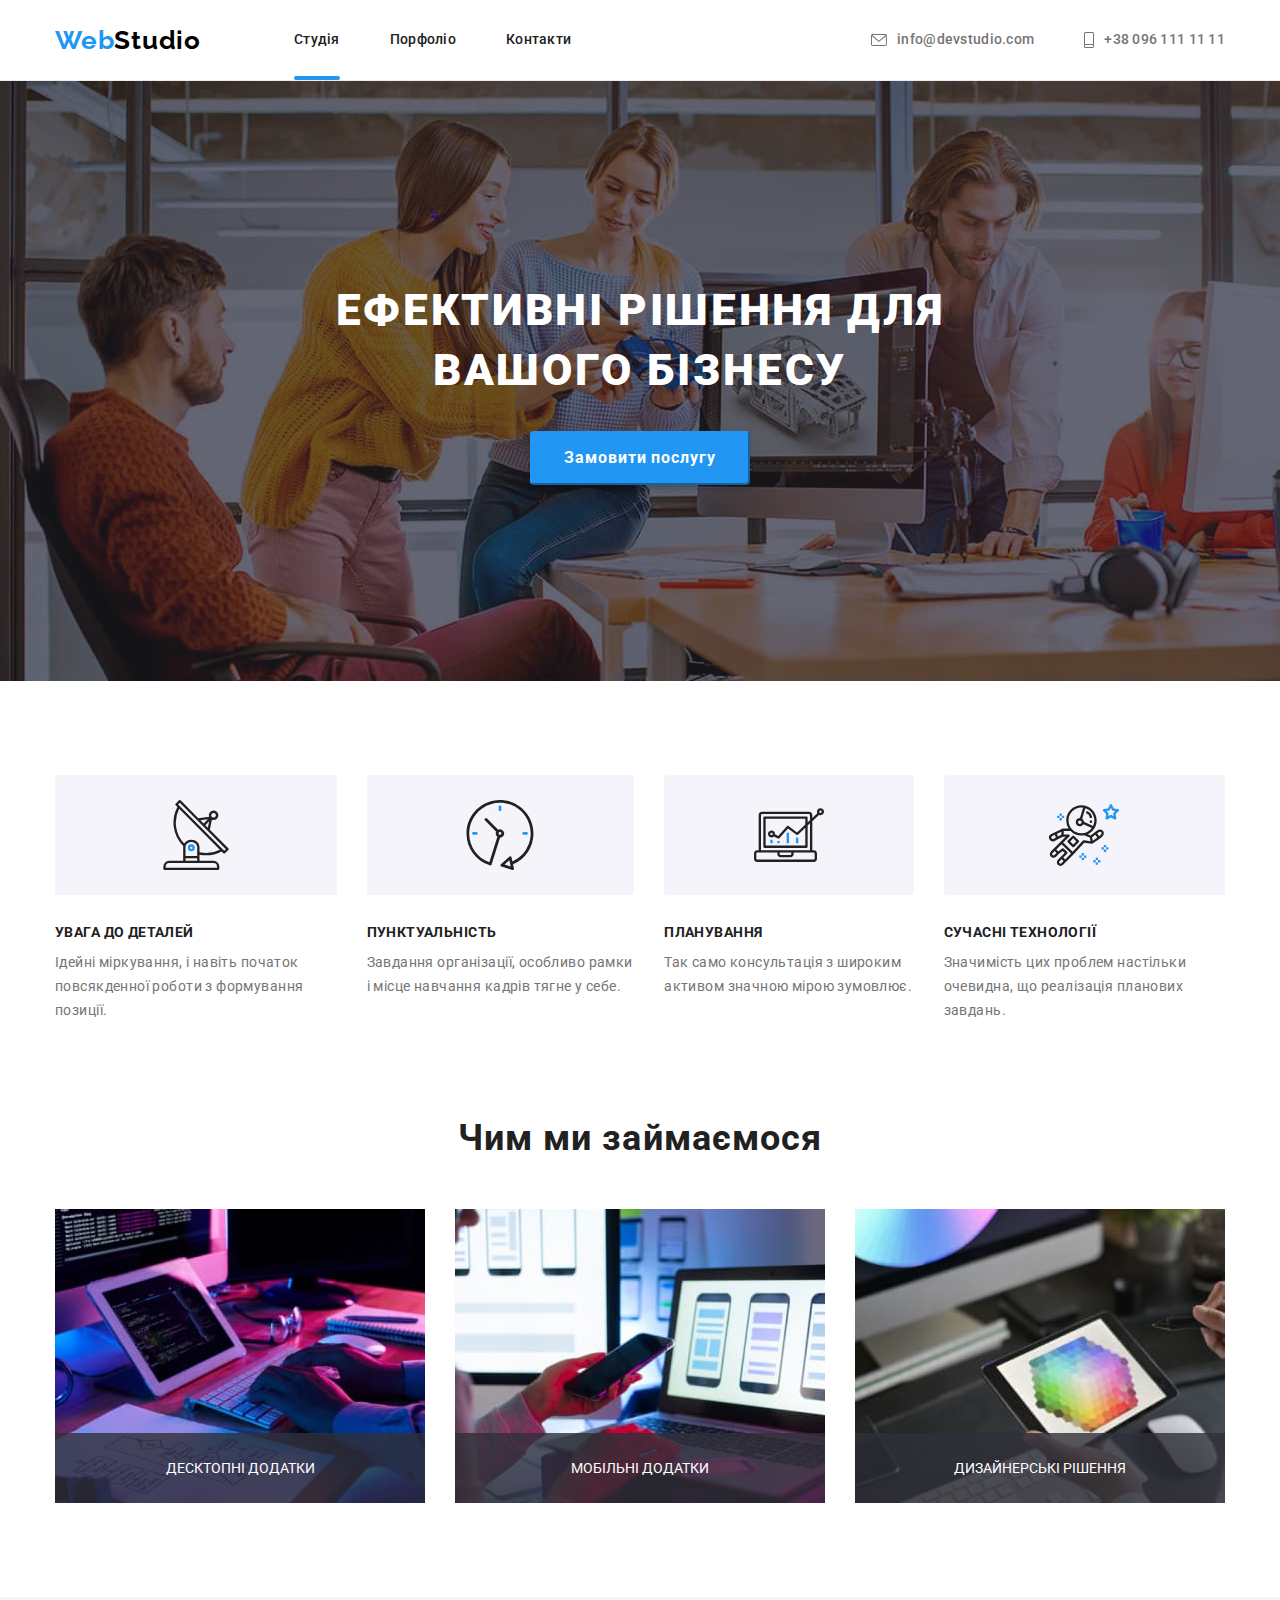
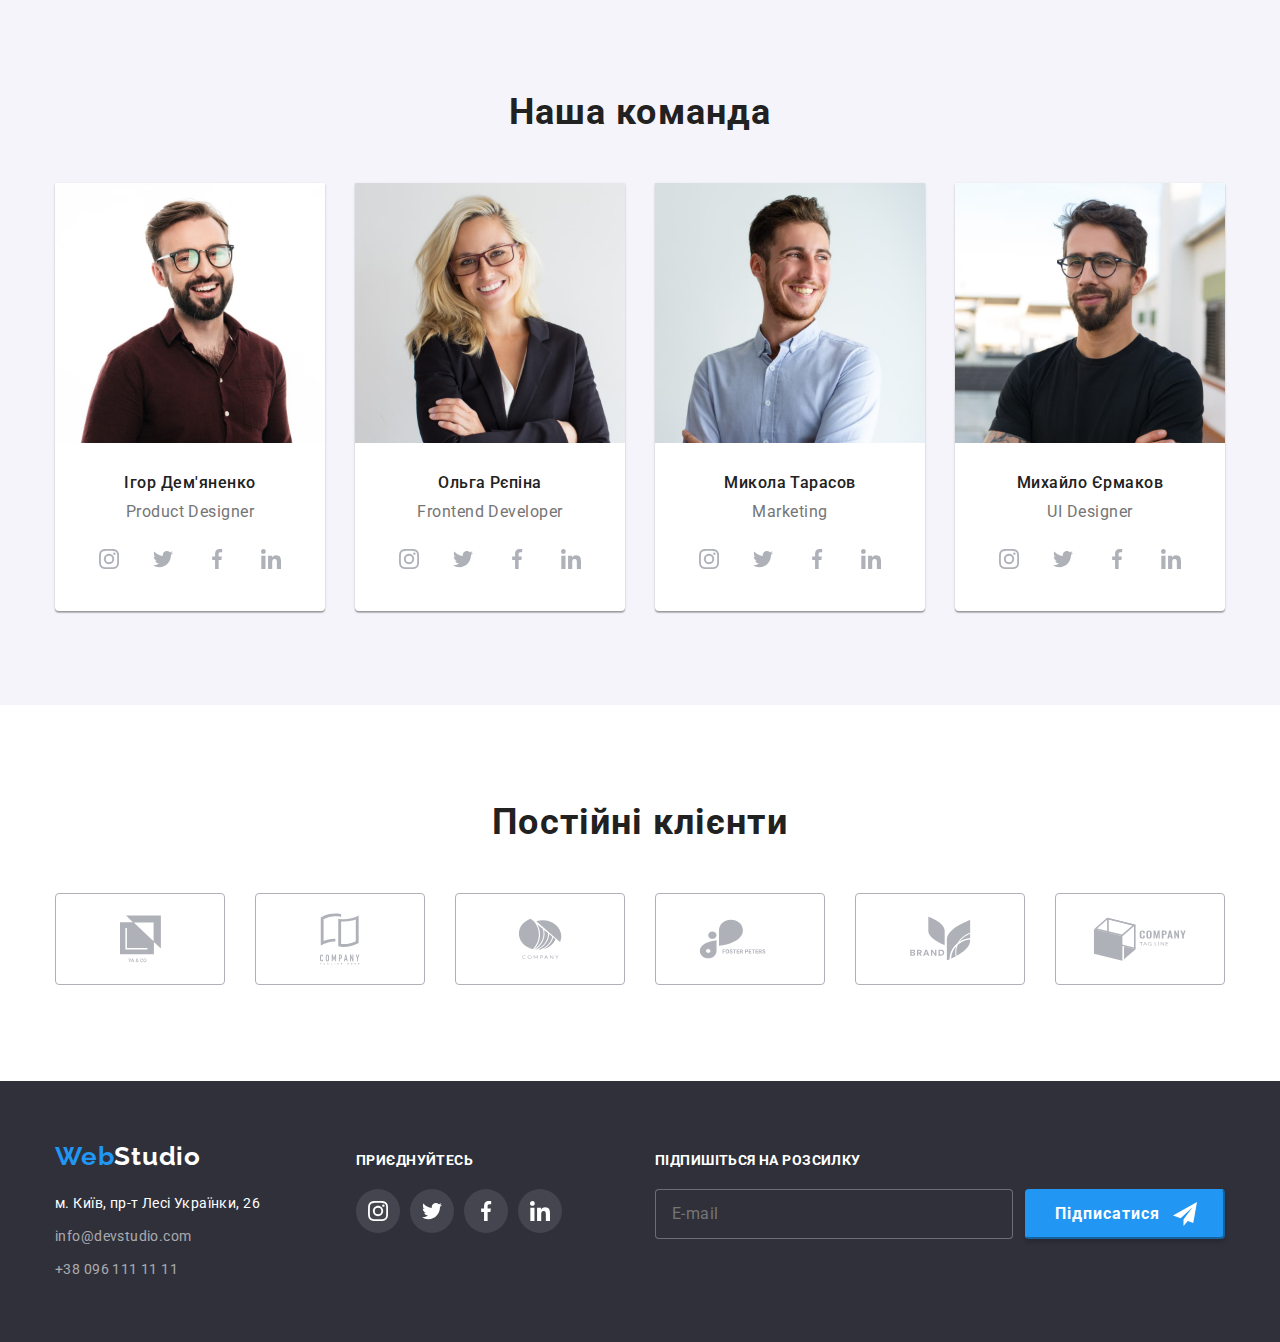
<file: index.html>
<!DOCTYPE html>
<html lang="uk">

<head>
  <meta charset="UTF-8" />
  <title>Web Studio</title>
  <link rel="stylesheet" href="https://cdn.jsdelivr.net/npm/modern-normalize@1.1.0/modern-normalize.min.css" />
  <link rel="preconnect" href="https://fonts.googleapis.com" />
  <link rel="preconnect" href="https://fonts.gstatic.com" crossorigin />
  <link href="https://fonts.googleapis.com/css2?family=Raleway:wght@700&family=Roboto:wght@400;500;700;900&display=swap"
    rel="stylesheet" />
  <link rel="stylesheet" href="./css/styles.css" />
</head>

<body>
  <header class="header">
    <div class="container header-div">
      <nav class="header-center">
        <a class="link logo-link" href=""><span class="logo-web">Web</span>Studio</a>
        <ul class="list menu">
          <li class="menu-item">
            <a class="link menu-link current" href="./index.html">Студія</a>
          </li>
          <li class="menu-item">
            <a class="link menu-link" href="./portfolio.html">Порфоліо</a>
          </li>
          <li class="menu-item">
            <a class="link menu-link" href="">Контакти</a>
          </li>
        </ul>
      </nav>
      <ul class="list header-center">
        <li class="contacts-item">
          <a class="link header-contact-link icon-contacts" href="mailto:info@devstudio.com">
            <svg class="header-contact-svg" width="16" height="12">
              <use href="./images/icons/icons.svg#icon-envelope-ico"></use>
            </svg>
            info@devstudio.com</a>
        </li>

        <li class="contacts-item">
          <a class="link header-contact-link icon-contacts" href="tel:+380961111111">
            <svg class="header-contact-svg" width="10" height="16">
              <use href="./images/icons/icons.svg#icon-smart-ico"></use>
            </svg>
            +38 096 111 11 11</a>
        </li>
      </ul>
    </div>
  </header>

  <main>
    <section class="hero section">
      <div class="container hero-container">
        <h1 class="hero-header">Ефективні рішення для вашого бізнесу</h1>
        <button class="hero-btn" type="button" data-modal-open>
          Замовити послугу
        </button>
      </div>
    </section>

      <div class="backdrop is-hidden" data-modal>
        <div class="modal">
          <h2 class="modal-header">Залиште свої дані, ми вам передзвонимо</h2>
          <div class="form-field">
            <label class="form-label" for="reg-name">Ім'я</label>
            <div class="input-wrap">
              <input class="form-input" type="text" name="reg-name" id="reg-name">
              <svg class="input-icon" width="18" height="18">
                <use href="./images/icons/icons.svg#icon-person"></use>
              </svg>
            </div>
          </div>
          <div class="form-field">
            <label class="form-label" for="reg-phone">Телефон</label>
            <div class="input-wrap">
              <input class="form-input" type="tel" name="reg-phone" id="reg-phone">
              <svg class="input-icon" width="18" height="18">
                <use href="./images/icons/icons.svg#icon-phone"></use>
              </svg>
            </div>
          </div>
          <div class="form-field">
            <label class="form-label" for="reg-email">Пошта</label>
            <div class="input-wrap">
              <input class="form-input" type="email" name="reg-email" id="reg-email">
              <svg class="input-icon" width="18" height="18">
                <use href="./images/icons/icons.svg#icon-email"></use>
              </svg>
            </div>
          </div>
          <div class="form-field">
            <label class="form-label" for="reg-comment">Коментар</label>
            <div class="input-wrap">
              <textarea class="form-textarea" name="reg-comment" id="reg-comment"
                placeholder="Введіть текст"></textarea>
            </div>
          </div>
          <div class="form-field check-block-field">
            <div class="check-block">
              <input class="form-checkbox visually-hidden" type="checkbox" name="reg-checkbox" name="reg-checkbox"
                id="reg-checkbox" value="true">
              <label class="check-text" for="reg-checkbox">
                <span class="">
                  <svg class="check-icon" width="16" height="15">
                    <use href="./images/icons/icons.svg#icon-check"></use>
                  </svg>
                </span>
                Погоджуюся з розсилкою та приймаю</label>
              <a class="contract-terms" href=""> Умови договору</a>
            </div>
          </div>
          <button class="send-btn" type="submit">Відправити</button>
          <a class="close-btn" data-modal-close>
            <svg class="close-btn-svg" width="11" height="11">
              <use class="close-btn-use" href="./images/icons/icons.svg#icon-close"></use>
            </svg>
          </a>
        </div>
      </div>

    <section class="section-advantage section">
      <div class="container">
        <h2 class="visually-hidden">Переваги компанії</h2>
        <ul class="list advantage-list">
          <li class="advantage-item">
            <div class="advantage-ico">
              <svg width="70" height="70">
                <use href="./images/icons/icons.svg#icon-antenna"></use>
              </svg>
            </div>
            <h3 class="advantage-header">Увага до деталей</h3>
            <p class="advantage-paragraph">
              Ідейні міркування, і навіть початок повсякденної роботи з
              формування позиції.
            </p>
          </li>
          <li class="advantage-item">
            <div class="advantage-ico">
              <svg width="70" height="70">
                <use href="./images/icons/icons.svg#icon-clock"></use>
              </svg>
            </div>
            <h3 class="advantage-header">Пунктуальність</h3>
            <p class="advantage-paragraph">
              Завдання організації, особливо рамки і місце навчання кадрів
              тягне у себе.
            </p>
          </li>
          <li class="list advantage-item">
            <div class="advantage-ico">
              <svg width="70" height="70">
                <use href="./images/icons/icons.svg#icon-diagram"></use>
              </svg>
            </div>
            <h3 class="advantage-header">Планування</h3>
            <p class="advantage-paragraph">
              Так само консультація з широким активом значною мірою зумовлює.
            </p>
          </li>
          <li class="list advantage-item">
            <div class="advantage-ico">
              <svg width="70" height="70">
                <use href="./images/icons/icons.svg#icon-astronaut"></use>
              </svg>
            </div>
            <h3 class="advantage-header">Сучасні технології</h3>
            <p class="advantage-paragraph">
              Значимість цих проблем настільки очевидна, що реалізація
              планових завдань.
            </p>
          </li>
        </ul>
      </div>
    </section>

    <section class="section">
      <div class="container">
        <h2 class="section-header">Чим ми займаємося</h2>
        <ul class="list activity-list">
          <li class="activity-item">
            <img src="./images/activity/computer.jpg" alt="Набор текста на комп'ютері" width="370" />
            <div class="actitvity-label">
              Десктопні додатки
            </div>
          </li>
          <li class="activity-item">
            <img src="./images/activity/smartphone.jpg" alt="Порівняння смарфона та зображень смарфонів на комп'ютері'"
              width="370" />
            <div class="actitvity-label">
              Мобільні додатки
            </div>
          </li>
          <li class="activity-item">
            <img src="./images/activity/tablet.jpg" alt="Малювання стилусом на планшеті" width="370" />
            <div class="actitvity-label">
              Дизайнерські рішення
            </div>
          </li>
        </ul>
      </div>
    </section>

    <section class="section-team">
      <div class="container">
        <h2 class="section-header">Наша команда</h2>
        <ul class="list team-list">
          <li class="team-item">
            <img src="./images/team/igor-demyanenko.jpg" alt="Ігор Дем'яненко" width="270" />
            <div class="job-caption">
              <h3 class="employee-name">Ігор Дем'яненко</h3>
              <p class="job-title" lang="en">Product Designer</p>

              <ul class="list job-links">
                <li class="job-link-item">
                  <a class="team-link-social" href="">
                    <svg class="job-link-logo" width="20" height="20">
                      <use href="./images/icons/icons.svg#icon-instagram"></use>
                    </svg>
                  </a>
                </li>
                <li class="job-link-item">
                  <a class="team-link-social" href="">
                    <svg class="job-link-logo" width="20" height="20">
                      <use href="./images/icons/icons.svg#icon-twitter"></use>
                    </svg>
                  </a>
                </li>
                <li class="job-link-item">
                  <a class="team-link-social" href="">
                    <svg class="job-link-logo" width="20" height="20">
                      <use href="./images/icons/icons.svg#icon-facebook"></use>
                    </svg>
                  </a>
                </li>
                <li class="job-link-item">
                  <a class="team-link-social" href="">
                    <svg class="job-link-logo" width="20" height="20">
                      <use href="./images/icons/icons.svg#icon-linkedin"></use>
                    </svg>
                  </a>
                </li>
              </ul>
            </div>
          </li>
          <li class="team-item">
            <img src="./images/team/olga-repina.jpg" alt="Ольга Рєпіна" width="270" />
            <div class="job-caption">
              <h3 class="employee-name">Ольга Рєпіна</h3>
              <p class="job-title" lang="en">Frontend Developer</p>
              <ul class="list job-links">
                <li class="job-link-item">
                  <a class="team-link-social" href="">
                    <svg class="job-link-logo" width="20" height="20">
                      <use href="./images/icons/icons.svg#icon-instagram"></use>
                    </svg>
                  </a>
                </li>
                <li class="job-link-item">
                  <a class="team-link-social" href="">
                    <svg class="job-link-logo" width="20" height="20">
                      <use href="./images/icons/icons.svg#icon-twitter"></use>
                    </svg>
                  </a>
                </li>
                <li class="job-link-item">
                  <a class="team-link-social" href="">
                    <svg class="job-link-logo" width="20" height="20">
                      <use href="./images/icons/icons.svg#icon-facebook"></use>
                    </svg>
                  </a>
                </li>
                <li class="job-link-item">
                  <a class="team-link-social" href="">
                    <svg class="job-link-logo" width="20" height="20">
                      <use href="./images/icons/icons.svg#icon-linkedin"></use>
                    </svg>
                  </a>
                </li>
              </ul>
            </div>
          </li>
          <li class="team-item">
            <img src="./images/team/nikolay-tarasov.jpg" alt="Микола Тарасов" width="270" />
            <div class="job-caption">
              <h3 class="employee-name">Микола Тарасов</h3>
              <p class="job-title" lang="en">Marketing</p>
              <ul class="list job-links">
                <li class="job-link-item">
                  <a class="team-link-social" href="">
                    <svg class="job-link-logo" width="20" height="20">
                      <use href="./images/icons/icons.svg#icon-instagram"></use>
                    </svg>
                  </a>
                </li>
                <li class="job-link-item">
                  <a class="team-link-social" href="">
                    <svg class="job-link-logo" width="20" height="20">
                      <use href="./images/icons/icons.svg#icon-twitter"></use>
                    </svg>
                  </a>
                </li>
                <li class="job-link-item">
                  <a class="team-link-social" href="">
                    <svg class="job-link-logo" width="20" height="20">
                      <use href="./images/icons/icons.svg#icon-facebook"></use>
                    </svg>
                  </a>
                </li>
                <li class="job-link-item">
                  <a class="team-link-social" href="">
                    <svg class="job-link-logo" width="20" height="20">
                      <use href="./images/icons/icons.svg#icon-linkedin"></use>
                    </svg>
                  </a>
                </li>
              </ul>
            </div>
          </li>
          <li class="team-item">
            <img src="./images/team/mikhail-ermakov.jpg" alt="Михайло Єрмаков" width="270" />
            <div class="job-caption">
              <h3 class="employee-name">Михайло Єрмаков</h3>
              <p class="job-title" lang="en">UI Designer</p>
              <ul class="list job-links">
                <li class="job-link-item">
                  <a class="team-link-social" href="">
                    <svg class="job-link-logo" width="20" height="20">
                      <use href="./images/icons/icons.svg#icon-instagram"></use>
                    </svg>
                  </a>
                </li>
                <li class="job-link-item">
                  <a class="team-link-social" href="">
                    <svg class="job-link-logo" width="20" height="20">
                      <use href="./images/icons/icons.svg#icon-twitter"></use>
                    </svg>
                  </a>
                </li>
                <li class="job-link-item">
                  <a class="team-link-social" href="">
                    <svg class="job-link-logo" width="20" height="20">
                      <use href="./images/icons/icons.svg#icon-facebook"></use>
                    </svg>
                  </a>
                </li>
                <li class="job-link-item">
                  <a class="team-link-social" href="">
                    <svg class="job-link-logo" width="20" height="20">
                      <use href="./images/icons/icons.svg#icon-linkedin"></use>
                    </svg>
                  </a>
                </li>
              </ul>
            </div>
          </li>
        </ul>
      </div>
    </section>
    <section class="section-permanent-clients">
      <div class="container">
        <h2 class="section-header permanent-clients-header">
          Постійні клієнти
        </h2>
        <ul class="list permanent-clients-list">
          <li class="permanent-clients-item">
            <a class="permanent-clienst-link" href="">
              <svg width="41" height="48">
                <use href="./images/icons/icons.svg#icon-yaco"></use>
              </svg>
            </a>
          </li>
          <li class="permanent-clients-item">
            <a class="permanent-clienst-link" href="">
              <svg width="40" height="52">
                <use href="./images/icons/icons.svg#icon-company-win"></use>
              </svg>
            </a>
          </li>
          <li class="permanent-clients-item">
            <a class="permanent-clienst-link" href="">
              <svg width="44" height="41">
                <use href="./images/icons/icons.svg#icon-company-orange"></use>
              </svg>
            </a>
          </li>
          <li class="permanent-clients-item">
            <a class="permanent-clienst-link" href="">
              <svg width="85" height="40">
                <use href="./images/icons/icons.svg#icon-foster-peters"></use>
              </svg>
            </a>
          </li>
          <li class="permanent-clients-item">
            <a class="permanent-clienst-link" href="">
              <svg width="63" height="45">
                <use href="./images/icons/icons.svg#icon-brand"></use>
              </svg>
            </a>
          </li>
          <li class="permanent-clients-item">
            <a class="permanent-clienst-link" href="">
              <svg width="94" height="44">
                <use href="./images/icons/icons.svg#icon-tag-line"></use>
              </svg>
            </a>
          </li>
        </ul>
      </div>
    </section>
  </main>

  <footer class="footer unit-background">
    <div class="container footer-content">
      <div class="">
        <a class="link logo-link" href=""><span class="logo-web">Web</span>Studio</a>
        <address class="address-footer">
          <p>м. Київ, пр-т Лесі Українки, 26</p>
          <ul class="list adress-list">
            <li class="adress-items">
              <a class="link footer-contacts" href="mailto:info@devstudio.com">info@devstudio.com</a>
            </li>
            <li class="adress-items">
              <a class="link footer-contacts" href="tel:+380961111111">+38 096 111 11 11</a>
            </li>
          </ul>
        </address>
      </div>
      <div class="footer-join">
        <h2 class="footer-header">Приєднуйтесь</h2>
        <ul class="list socials-links">
          <li class="socials-link-item">
            <a class="footer-link-social" href="">
              <svg class="socials-link-logo" width="20" height="20">
                <use href="./images/icons/icons.svg#icon-instagram"></use>
              </svg>
            </a>
          </li>
          <li class="socials-link-item">
            <a class="footer-link-social" href="">
              <svg class="socials-link-logo" width="20" height="20">
                <use href="./images/icons/icons.svg#icon-twitter"></use>
              </svg>
            </a>
          </li>
          <li class="socials-link-item">
            <a class="footer-link-social" href="">
              <svg class="socials-link-logo" width="20" height="20">
                <use href="./images/icons/icons.svg#icon-facebook"></use>
              </svg>
            </a>
          </li>
          <li class="socials-link-item">
            <a class="footer-link-social" href="">
              <svg class="socials-link-logo" width="20" height="20">
                <use href="./images/icons/icons.svg#icon-linkedin"></use>
              </svg>
            </a>
          </li>
        </ul>
      </div>
      <div class="footer-subscription">
        <h2 class="footer-header">Підпишіться на розсилку</h2>
        <label class="footer-input-block">
          <input type="email" class="footer-input-email" name="subs-email" placeholder="E-mail">
          <span class="subs-btn-wrap">
            <button class="footer-subs-btn" type="submit">Підписатися</button>
            <svg class="footer-subs-svg" width="24" height="24">
              <use href="./images/icons/icons.svg#icon-airplane"></use>
            </svg>
          </span>
        </label>
      </div>
    </div>
  </footer>
  <script src="./js/modal.js"></script>
</body>

</html>
</file>
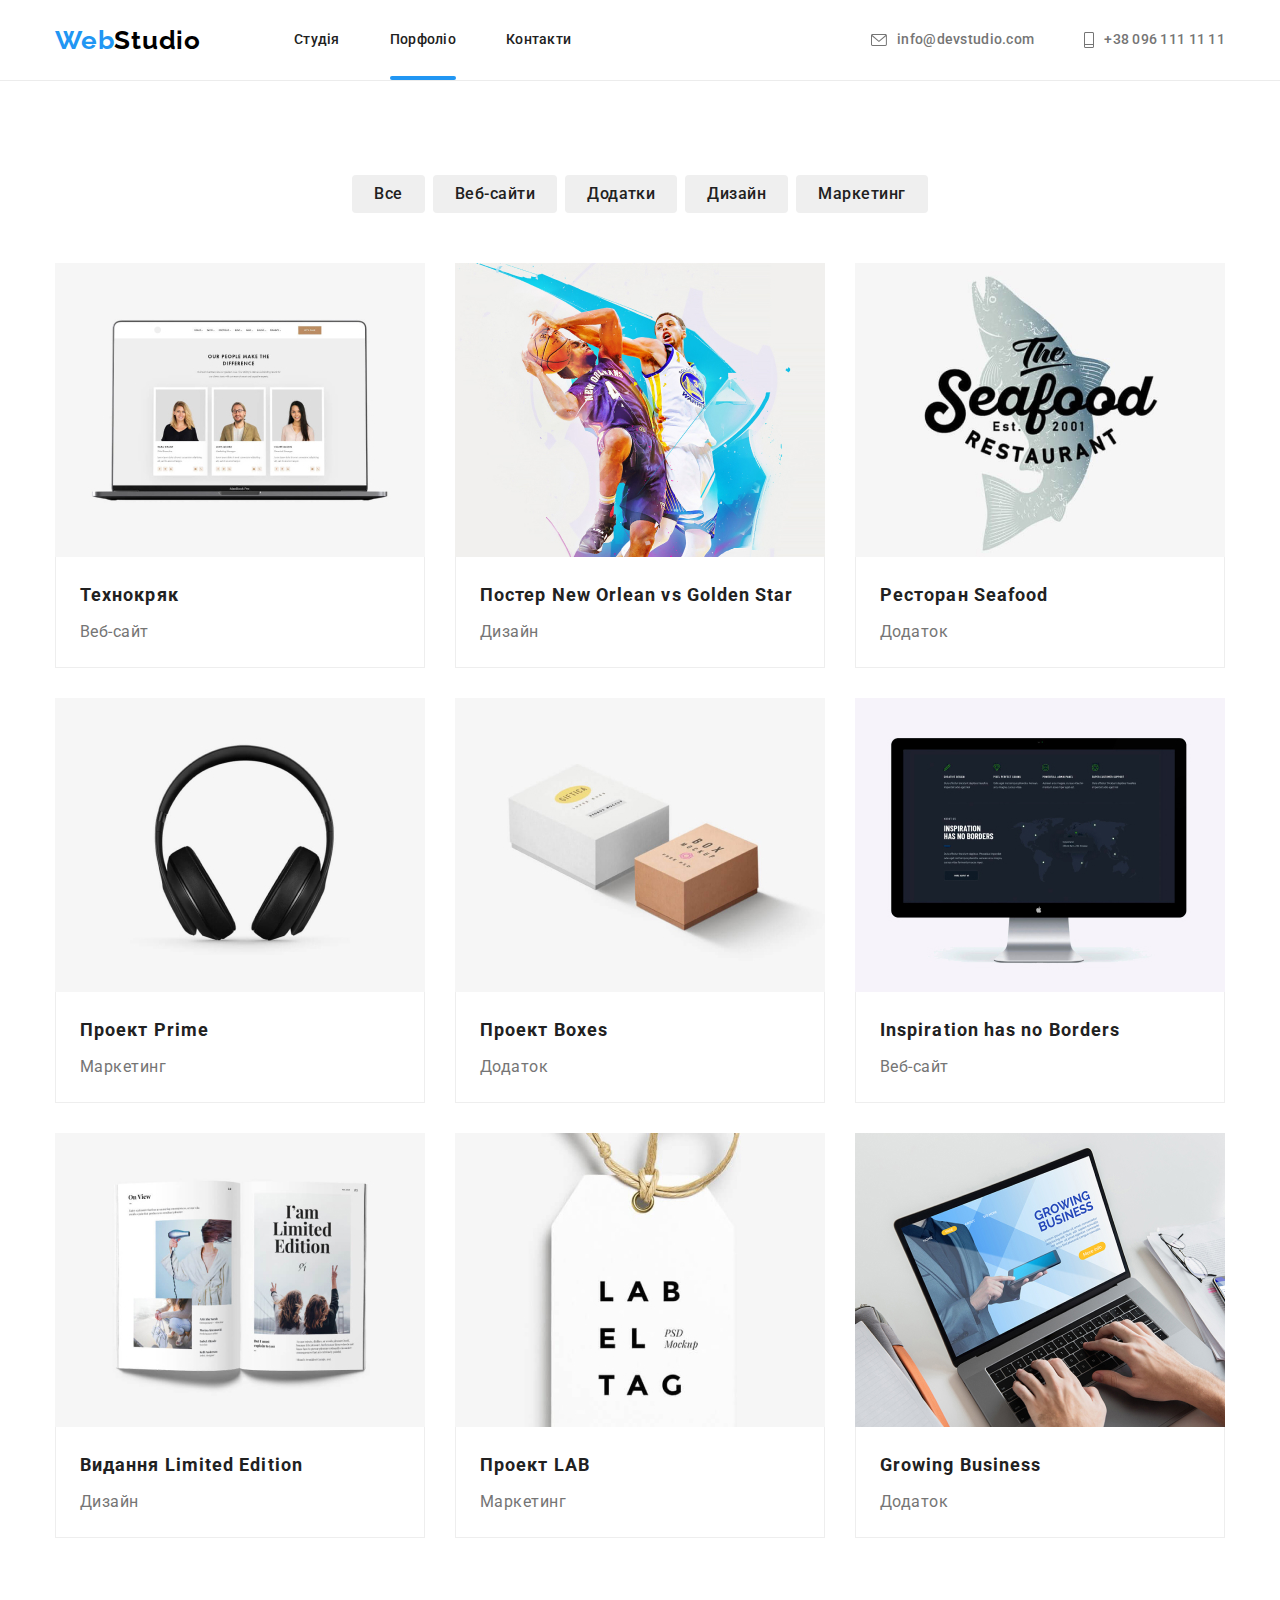
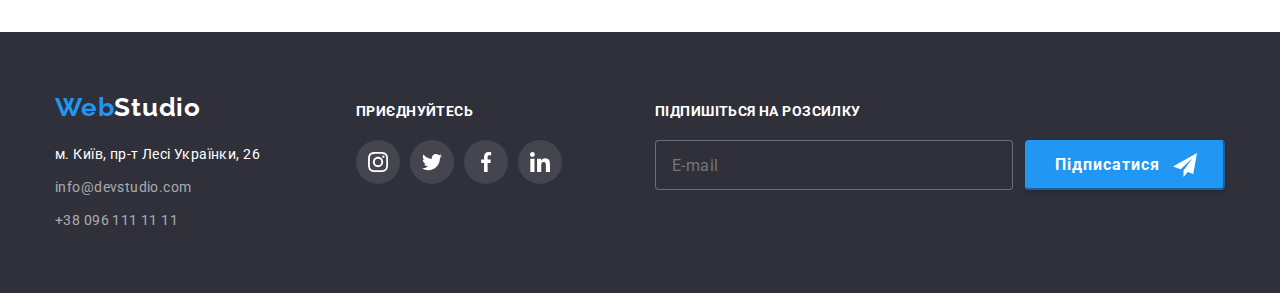
<file: portfolio.html>
<!DOCTYPE html>
<html lang="uk">

<head>
  <meta charset="UTF-8" />
  <title>Portfolio</title>
  <link rel="stylesheet" href="https://cdn.jsdelivr.net/npm/modern-normalize@1.1.0/modern-normalize.min.css" />
  <link rel="preconnect" href="https://fonts.googleapis.com" />
  <link rel="preconnect" href="https://fonts.gstatic.com" crossorigin />
  <link href="https://fonts.googleapis.com/css2?family=Raleway:wght@700&family=Roboto:wght@400;500;700;900&display=swap"
    rel="stylesheet" />
  <link rel="stylesheet" href="./css/styles.css" />
</head>

<body>
  <header class="header">
    <div class="container header-div">
      <nav class="header-center">
        <a class="link logo-link" href=""><span class="logo-web">Web</span>Studio</a>
        <ul class="list menu">
          <li class="menu-item">
            <a class="link menu-link" href="./index.html">Студія</a>
          </li>
          <li class="menu-item">
            <a class="link menu-link current" href="./portfolio.html">Порфоліо</a>
          </li>
          <li class="menu-item">
            <a class="link menu-link" href="">Контакти</a>
          </li>
        </ul>
      </nav>
      <ul class="list header-center">
        <li class="contacts-item">
          <a class="link header-contact-link icon-contacts" href="mailto:info@devstudio.com">
            <svg class="header-contact-svg" width="16" height="12">
              <use href="./images/icons/icons.svg#icon-envelope-ico"></use>
            </svg>
            info@devstudio.com</a>
        </li>

        <li class="contacts-item">
          <a class="link header-contact-link icon-contacts" href="tel:+380961111111">
            <svg class="header-contact-svg" width="10" height="16">
              <use href="./images/icons/icons.svg#icon-smart-ico"></use>
            </svg>
            +38 096 111 11 11</a>
        </li>
      </ul>
    </div>
  </header>

  <main>
    <section class="section">
      <div class="container">
        <h1 class="visually-hidden">Фильтр</h1>
        <ul class="list filter-list">
          <li class="filter-item">
            <button class="btn" type="button">Все</button>
          </li>
          <li class="filter-item">
            <button class="btn" type="button">Веб-сайти</button>
          </li>
          <li class="filter-item">
            <button class="btn" type="button">Додатки</button>
          </li>
          <li class="filter-item">
            <button class="btn" type="button">Дизайн</button>
          </li>
          <li class="filter-item">
            <button class="btn" type="button">Маркетинг</button>
          </li>
        </ul>
        <ul class="list samples-list">
          <li class="samples-item">
            <a class="link samples-link" href="">
              <div class="samples-box">
                <img src="./images/portfolio/techno-crack.jpg" alt="Технокряк" width="370px" />
                <div class="samples-overlay">
                  Ресурс пропонує комплексні пропозиції з різним рівнем функціоналу та сервісів. Все це дозволить
                  відвідувачу отримати вичерпні відомості про компанію чи приватну особу.
                </div>
              </div>
              <div class="samples-caption">
                <h2 class="samples-header">Технокряк</h2>
                <p class="samples-par">Веб-сайт</p>
              </div>
            </a>
          </li>
          <li class="samples-item">
            <a class="link samples-link" href="">
              <div class="samples-box">
                <img src="./images/portfolio/basket-ball.jpg" alt="Постер New Orlean vs Golden Star" width="370px" />
                <div class="samples-overlay">
                  Ресурс пропонує комплексні пропозиції з різним рівнем функціоналу та сервісів. Все це дозволить
                  відвідувачу отримати вичерпні відомості про компанію чи приватну особу.
                </div>
              </div>
              <div class="samples-caption">
                <h2 class="samples-header">
                  Постер <span lang="en">New Orlean vs Golden Star</span>
                </h2>
                <p class="samples-par">Дизайн</p>
              </div>
            </a>
          </li>
          <li class="samples-item">
            <a class="link samples-link" href="">
              <div class="samples-box">
                <img src="./images/portfolio/sea-food.jpg" alt="Ресторан Сіфуд" width="370px" />
                <div class="samples-overlay">
                  Ресурс пропонує комплексні пропозиції з різним рівнем функціоналу та сервісів. Все це дозволить
                  відвідувачу отримати вичерпні відомості про компанію чи приватну особу.
                </div>
              </div>
              <div class="samples-caption">
                <h2 class="samples-header">
                  Ресторан <span lang="en">Seafood</span>
                </h2>
                <p class="samples-par">Додаток</p>
              </div>
            </a>
          </li>
          <li class="samples-item">
            <a class="link samples-link" href="">
              <div class="samples-box">
                <img src="./images/portfolio/project-prime.jpg" alt="Проект Прайм" width="370px" />
                <div class="samples-overlay">
                  Ресурс пропонує комплексні пропозиції з різним рівнем функціоналу та сервісів. Все це дозволить
                  відвідувачу отримати вичерпні відомості про компанію чи приватну особу.
                </div>
              </div>
              <div class="samples-caption">
                <h2 class="samples-header">
                  Проект <span lang="en">Prime</span>
                </h2>
                <p class="samples-par">Маркетинг</p>
              </div>
            </a>
          </li>
          <li class="samples-item">
            <a class="link samples-link" href="">
              <div class="samples-box">
                <img src="./images/portfolio/project-boxes.jpg" alt="Проект Бокси" width="370px" />
                <div class="samples-overlay">
                  Ресурс пропонує комплексні пропозиції з різним рівнем функціоналу та сервісів. Все це дозволить
                  відвідувачу отримати вичерпні відомості про компанію чи приватну особу.
                </div>
              </div>
              <div class="samples-caption">
                <h2 class="samples-header">
                  Проект <span lang="en">Boxes</span>
                </h2>
                <p class="samples-par">Додаток</p>
              </div>
            </a>
          </li>
          <li class="samples-item">
            <a class="link samples-link" href="">
              <div class="samples-box">
                <img src="./images/portfolio/monitor.jpg" alt="Вдохновение не имеет границ" width="370px" />
                <div class="samples-overlay">
                  Ресурс пропонує комплексні пропозиції з різним рівнем функціоналу та сервісів. Все це дозволить
                  відвідувачу отримати вичерпні відомості про компанію чи приватну особу.
                </div>
              </div>
              <div class="samples-caption">
                <h2 class="samples-header">
                  <span lang="en">Inspiration has no Borders</span>
                </h2>
                <p class="samples-par">Веб-сайт</p>
              </div>
            </a>
          </li>
          <li class="samples-item">
            <a class="link samples-link" href="">
              <div class="samples-box">
                <img src="./images/portfolio/limited-edition.jpg" alt="Издание Лимитед Эдишн" width="370px" />
                <div class="samples-overlay">
                  Ресурс пропонує комплексні пропозиції з різним рівнем функціоналу та сервісів. Все це дозволить
                  відвідувачу отримати вичерпні відомості про компанію чи приватну особу.
                </div>
              </div>
              <div class="samples-caption">
                <h2 class="samples-header">
                  Видання <span lang="en">Limited Edition</span>
                </h2>
                <p class="samples-par">Дизайн</p>
              </div>
            </a>
          </li>
          <li class="samples-item">
            <a class="link samples-link" href="">
              <div class="samples-box">
                <img src="./images/portfolio/lab.jpg" alt="Проект ЛАБ" width="370px" />
                <div class="samples-overlay">
                  Ресурс пропонує комплексні пропозиції з різним рівнем функціоналу та сервісів. Все це дозволить
                  відвідувачу отримати вичерпні відомості про компанію чи приватну особу.
                </div>
              </div>
              <div class="samples-caption">
                <h2 class="samples-header">
                  Проект <span lang="en">LAB</span>
                </h2>
                <p class="samples-par">Маркетинг</p>
              </div>
            </a>
          </li>
          <li class="samples-item">
            <a class="link samples-link" href="">
              <div class="samples-box">
                <img src="./images/portfolio/growing-business.jpg" alt="Зростаючий бизнес" width="370px" />
                <div class="samples-overlay">
                  Ресурс пропонує комплексні пропозиції з різним рівнем функціоналу та сервісів. Все це дозволить
                  відвідувачу отримати вичерпні відомості про компанію чи приватну особу.
                </div>
              </div>
              <div class="samples-caption">
                <h2 class="samples-header">
                  <span lang="en">Growing Business</span>
                </h2>
                <p class="samples-par">Додаток</p>
              </div>
            </a>
          </li>
        </ul>
      </div>
    </section>
  </main>

  <footer class="footer unit-background">
    <div class="container footer-content">
      <div class="">
        <a class="link logo-link" href=""><span class="logo-web">Web</span>Studio</a>
        <address class="address-footer">
          <p>м. Київ, пр-т Лесі Українки, 26</p>
          <ul class="list adress-list">
            <li class="adress-items">
              <a class="link footer-contacts" href="mailto:info@devstudio.com">info@devstudio.com</a>
            </li>
            <li class="adress-items">
              <a class="link footer-contacts" href="tel:+380961111111">+38 096 111 11 11</a>
            </li>
          </ul>
        </address>
      </div>
      <div class="footer-join">
        <h2 class="footer-header">Приєднуйтесь</h2>
        <ul class="list socials-links">
          <li class="socials-link-item">
            <a class="footer-link-social" href="">
              <svg class="socials-link-logo" width="20" height="20">
                <use href="./images/icons/icons.svg#icon-instagram"></use>
              </svg>
            </a>
          </li>
          <li class="socials-link-item">
            <a class="footer-link-social" href="">
              <svg class="socials-link-logo" width="20" height="20">
                <use href="./images/icons/icons.svg#icon-twitter"></use>
              </svg>
            </a>
          </li>
          <li class="socials-link-item">
            <a class="footer-link-social" href="">
              <svg class="socials-link-logo" width="20" height="20">
                <use href="./images/icons/icons.svg#icon-facebook"></use>
              </svg>
            </a>
          </li>
          <li class="socials-link-item">
            <a class="footer-link-social" href="">
              <svg class="socials-link-logo" width="20" height="20">
                <use href="./images/icons/icons.svg#icon-linkedin"></use>
              </svg>
            </a>
          </li>
        </ul>
      </div>
      <div class="footer-subscription">
        <h2 class="footer-header">Підпишіться на розсилку</h2>
        <label class="footer-input-block">
          <input type="email" class="footer-input-email" name="subs-email" placeholder="E-mail">
          <span class="subs-btn-wrap">
            <button class="footer-subs-btn" type="submit">Підписатися</button>
            <svg class="footer-subs-svg" width="24" height="24">
              <use href="./images/icons/icons.svg#icon-airplane"></use>
            </svg>
          </span>
        </label>
      </div>
    </div>
  </footer>
</body>

</html>
</file>
<file: css/styles.css>
:root {
  --primary-font: "Roboto", sans-serif;
  --secondary-font: "Raleway", sans-serif;
  --primary-text-color: #212121;
  --secondary-text-color: #757575;
  --accent-color: #2196f3;
  --fill-icon-color: #afb1b8;
  --selection-color: #ffffff;
  --background-color-btn-hover: #188ce8;
}

/* ================== reset the defaults ================== */
h1,
h2,
h3,
h4,
h5,
h6,
p {
  margin-top: 0;
  margin-bottom: 0;
}

ul,
ol {
  margin-top: 0;
  margin-bottom: 0;
  padding-left: 0;
}

img {
  display: block;
}

address {
  font-style: normal;
}

button {
  cursor: pointer;
}

.list {
  list-style: none;
}

.link {
  text-decoration: none;
}
/* ================== /reset the defaults ================== */

/* ================== body ================== */
body {
  font-family: var(--primary-font);
  font-size: 14px;
  color: var(--primary-text-color);
}
/* ================== /body ================== */

/* ================== components ================== */
.visually-hidden {
  position: absolute;
  width: 1px;
  height: 1px;
  margin: -1px;
  border: 0;
  padding: 0;
  white-space: nowrap;
  clip-path: inset(100%);
  clip: rect(0 0 0 0);
  overflow: hidden;
}

.container {
  width: 1200px;
  margin-left: auto;
  margin-right: auto;
  padding-left: 15px;
  padding-right: 15px;
}

.logo-link {
  font-family: var(--secondary-font);
  font-weight: 700;
  font-size: 26px;
  line-height: 1.19;
  letter-spacing: 0.03em;
  color: #000000;
}

.logo-web {
  color: var(--accent-color);
}

.unit-background {
  background: #2f303a;
}

.section {
  padding-top: 94px;
  padding-bottom: 94px;
}
/* ================== /components ================== */

/* ================== header ================== */
.section-header {
  font-weight: 700;
  font-size: 36px;
  line-height: 42px;
  text-align: center;
  letter-spacing: 0.03em;
}

.header {
  border-bottom: 1px solid #ececec;
}

.header-div {
  display: flex;
  justify-content: space-between;

  font-weight: 500;
  line-height: 1.14;
  letter-spacing: 0.02em;
}

.header-center {
  display: flex;
  align-items: center;
}

.menu {
  display: flex;
  margin-left: 93px;
}

.menu-item {
  position: relative;
}

.menu-item:not(:first-child) {
  margin-left: 50px;
}

.menu-link {
  display: block;

  padding-top: 32px;
  padding-bottom: 32px;
  color: var(--primary-text-color);

  transition: color 250ms cubic-bezier(0.4, 0, 0.2, 1);
}

.current::after {
  content: "";

  position: absolute;
  bottom: 0;

  display: block;

  width: 100%;
  height: 4px;

  background-color: var(--accent-color);
  border-radius: 2px;
}

.menu-link:hover,
.menu-link:focus {
  color: var(--accent-color);
}

.header-contact-link {
  display: flex;
  align-items: center;

  padding-top: 32px;
  padding-bottom: 32px;
  color: var(--secondary-text-color);
  fill: var(--secondary-text-color);

  transition: color 250ms cubic-bezier(0.4, 0, 0.2, 1),
    fill 250ms cubic-bezier(0.4, 0, 0.2, 1);
}

.header-contact-link:hover,
.header-contact-link:focus {
  color: var(--accent-color);
  fill: var(--accent-color);
}

.header-contact-svg {
  margin-right: 10px;
}
.contacts-item {
  display: flex;
}

.contacts-item:last-child {
  margin-left: 50px;
}
/* ================== /header ================== */

/* ================== hero ================== */
.hero {
  max-width: 1600px;
  height: 600px;

  margin-left: auto;
  margin-right: auto;

  padding-top: 200px;
  padding-bottom: 200px;

  text-align: center;

  background-image: linear-gradient(
      to right,
      rgba(47, 48, 58, 0.4),
      rgba(47, 48, 58, 0.4)
    ),
    url("../images/backgrounds/effect-solutions.jpg");
}

.backdrop {
  position: fixed;
  top: 0;
  left: 0;

  width: 100%;
  height: 100%;
  background-color: rgba(0, 0, 0, 0.2);  
  z-index: 1;
  opacity: 1;

  transition: opacity 250ms cubic-bezier(0.4, 0, 0.2, 1);
}

.is-hidden {
  opacity: 0;
  pointer-events: none;

  transition: opacity 250ms cubic-bezier(0.4, 0, 0.2, 1);
}

.modal {
  position: absolute;
  top: 50%;
  left: 50%;
  transform: translate(-50%, -50%);

  width: 528px;
  height: 581px;

  padding: 40px;

  background-color: #fff;
  box-shadow: 0px 1px 3px rgba(0, 0, 0, 0.12), 0px 1px 1px rgba(0, 0, 0, 0.14),
    0px 2px 1px rgba(0, 0, 0, 0.2);
  border-radius: 4px;
}

.modal:active {
  outline: 1.5px solid #2196f3;
}

.modal-header {
  margin-bottom: 12px;
  margin-left: auto;
  margin-right: auto;

  font-size: 20px;
  font-weight: 700;
  line-height: 1.15;

  text-align: center;
  letter-spacing: 0.03em;
  text-transform: none;

  color: var(--primary-text-color);
}

.form-field {
  margin-bottom: 10px;
  text-align: left;
}

.form-label {
  font-size: 12px;
  color: #757575;
}

.input-wrap {
  position: relative;
  display: flex;
  flex-direction: column;

  margin-top: 4px;
}

.form-input {
  padding-left: 42px;

  height: 40px;

  border: 1px solid rgba(33, 33, 33, 0.2);
  border-radius: 4px;

  outline: var(--primary-text-color);
  transition: border 250ms cubic-bezier(0.4, 0, 0.2, 1),
    outline 250ms cubic-bezier(0.4, 0, 0.2, 1);
}

.input-icon {
  position: absolute;
  top: 50%;
  left: 12px;
  transform: translateY(-50%);

  fill: var(--primary-text-color);

  transition: fill 250ms cubic-bezier(0.4, 0, 0.2, 1);
}

.form-input:hover,
.form-input:focus {
  border: 1px solid var(--accent-color);
  outline: var(--accent-color);
}

.form-input:hover + .input-icon,
.form-input:focus + .input-icon {
  fill: var(--accent-color);
}

.form-textarea {
  resize: none;

  width: 100%;
  height: 120px;

  padding: 12px 16px;
  border: 1px solid rgba(33, 33, 33, 0.2);
  border-radius: 4px;

  font-family: var(--primary-font);
  font-weight: 400;
  font-size: 12px;
  line-height: 1.67;
  letter-spacing: 0.01em;

  outline: var(--primary-text-color);
}

.check-text {
  display: inline-flex;
  align-items: center;

  color: var(--secondary-text-color);
}

.check-text span {
  display: flex;
  align-items: center;
  justify-content: center;

  width: 16px;
  height: 15px;
  border: 2px solid #111319;
  border-radius: 2px;
  margin-right: 5px;
  fill: transparent;
  outline: transparent;
}

.form-checkbox:checked + .check-text span {
  background-color: var(--accent-color);
  border-color: var(--accent-color);
  fill: var(--selection-color);
}

.form-checkbox:focus + .check-text span {
  border-color: var(--accent-color);
  outline: transparent;
}

.check-block-field {
  margin-top: 20px;
}

.check-block {
  display: flex;
  justify-content: center;
}

.contract-terms {
  margin-left: 8px;
  color: var(--accent-color);
}

.send-btn {
  display: flex;
  align-items: center;

  margin-top: 20px;
  margin-left: auto;
  margin-right: auto;
  padding: 10px 52px;

  width: 200px;
  height: 50px;

  border-color: var(--accent-color);
  background-color: var(--accent-color);
  box-shadow: 0px 4px 4px rgba(0, 0, 0, 0.15);
  border-radius: 4px;

  font-family: var(--primary-font);
  font-weight: 700;
  font-size: 16px;
  line-height: 1.88;
  letter-spacing: 0.06em;

  color: var(--selection-color);

  transition: background-color 250ms cubic-bezier(0.4, 0, 0.2, 1);
}

.send-btn:hover {
  background-color: var(--background-color-btn-hover);
}

.close-btn {
  position: absolute;
  top: 8px;
  right: 8px;

  width: 30px;
  height: 30px;
  border: 1px solid rgba(0, 0, 0, 0.1);
  border-radius: 50%;

  background-color: #fff;
}

.close-btn {
  cursor: pointer;
  transition: fill 250ms cubic-bezier(0.4, 0, 0.2, 1);
}

.close-btn:hover {
  fill: var(--accent-color);
}

.close-btn-svg {
  position: absolute;
  top: 50%;
  left: 50%;
  transform: translate(-50%, -50%);
}

.close-btn-use {
  width: 100%;
}

.hero-header {
  width: 696px;
  margin-left: auto;
  margin-right: auto;

  font-weight: 900;
  font-size: 44px;
  line-height: 1.36;

  text-align: center;
  letter-spacing: 0.06em;
  text-transform: uppercase;
  color: #ffffff;
}

.hero-btn {
  margin-top: 30px;

  padding-top: 10px;
  padding-right: 32px;
  padding-bottom: 10px;
  padding-left: 32px;

  background: var(--accent-color);
  box-shadow: 0px 4px 4px rgba(0, 0, 0, 0.15);
  border-radius: 4px;
  border-color: var(--accent-color);

  font-family: inherit;
  font-weight: 700;
  font-size: 16px;
  text-align: center;
  line-height: 1.88;

  letter-spacing: 0.06em;

  color: #ffffff;

  transition: background-color 250ms cubic-bezier(0.4, 0, 0.2, 1);
}

.hero-btn:hover,
.hero-btn:focus {
  background-color: #188ce8;
}
/* ================== /hero ================== */

/* ================== section-advantage ================== */
.section-advantage {
  padding-bottom: 0;
}

.advantage-list {
  display: flex;
}

.advantage-item:not(:first-child) {
  margin-left: 30px;
}

.advantage-header {
  margin-top: 30px;

  font-size: 14px;
  font-weight: 700;
  line-height: 1.14;
  letter-spacing: 0.03em;
  text-transform: uppercase;
}

.advantage-paragraph {
  margin-top: 10px;
  line-height: 1.71;
  letter-spacing: 0.03em;

  color: var(--secondary-text-color);
}

.advantage-ico {
  display: flex;
  justify-content: center;
  align-items: center;

  height: 120px;
  background: #f5f4fa;
  border-radius: 4px;
}
/* ================== /section-advantage ================== */

/* ================== section-activity ================== */
.activity-list {
  display: flex;
  margin-top: 50px;
  justify-content: space-between;
}

.activity-item {
  position: relative;
}

.activity-item:not(:first-child) {
  margin-left: 30px;
}

.actitvity-label {
  position: absolute;
  bottom: 0;

  display: flex;
  justify-content: center;
  align-items: center;

  width: 100%;
  height: 70px;

  color: #fff;

  text-align: center;
  text-transform: uppercase;

  background-color: rgba(47, 48, 58, 0.8);
}
/* ================== /section-activity ================== */

/* ================== section-team ================== */
.section-team {
  padding-top: 94px;
  padding-bottom: 94px;

  background-color: #f5f4fa;
}

.team-list {
  display: flex;
  justify-content: space-between;
  margin-top: 50px;
}

.team-item {
  background-color: #fff;

  box-shadow: 0px 1px 3px rgba(0, 0, 0, 0.12), 0px 1px 1px rgba(0, 0, 0, 0.14),
    0px 2px 1px rgba(0, 0, 0, 0.2);
  border-radius: 0px 0px 4px 4px;
}

.employee-name {
  font-weight: 500;
  font-size: 16px;
  line-height: 1.19;

  letter-spacing: 0.03em;
}

.job-title {
  margin-top: 10px;

  font-size: 16px;
  line-height: 1.19;

  letter-spacing: 0.03em;

  color: var(--secondary-text-color);
}

.job-caption {
  padding-top: 30px;
  padding-bottom: 30px;

  text-align: center;
}

.job-links {
  display: flex;
  justify-content: center;
  gap: 10px;
  margin-top: 16px;
}

.job-link-item {
  width: 44px;
  height: 44px;
}

.team-link-social {
  display: flex;
  justify-content: center;
  align-items: center;

  width: 100%;
  height: 100%;
  border-radius: 50%;
  fill: var(--fill-icon-color);
  transition: fill 250ms cubic-bezier(0.4, 0, 0.2, 1),
    background-color 250ms cubic-bezier(0.4, 0, 0.2, 1);
}

.team-link-social:hover,
.team-link-social:focus {
  fill: var(--selection-color);
  background-color: var(--accent-color);
}
/* ================== /section-team ================== */

/* ================== permanent-clients ================== */
.permanent-clients-header {
  margin-bottom: 50px;
}

.section-permanent-clients {
  padding-top: 96px;
  padding-bottom: 96px;
}

.permanent-clients-list {
  display: flex;
  justify-content: space-between;
}

.permanent-clients-item {
  width: 170px;
  height: 92px;
}

.permanent-clienst-link {
  display: flex;
  justify-content: center;
  align-items: center;

  border: 1px solid #afb1b8;
  border-radius: 4px;

  width: 100%;
  height: 100%;

  fill: #afb1b8;

  transition: border 250ms cubic-bezier(0.4, 0, 0.2, 1),
    fill 250ms cubic-bezier(0.4, 0, 0.2, 1);
}

.permanent-clienst-link > svg {
  color: inherit;
}

.permanent-clienst-link:hover,
.permanent-clienst-link:focus {
  border: 1px solid var(--accent-color);
  fill: var(--accent-color);
}
/* ================== /permanent-clients ================== */

/* ================== footer ================== */
.footer {
  padding-top: 60px;
  padding-bottom: 60px;
}

.footer-content {
  display: flex;
  align-items: baseline;
}

.footer .logo-link {
  color: #ffffff;
}
.address-footer {
  margin-top: 20px;

  width: 231px;

  font-style: normal;
  font-weight: 400;
  line-height: 1.71;
  letter-spacing: 0.03em;

  color: #ffffff;
}

.adress-list {
  margin-top: 9px;
}
.adress-items:not(:first-child) {
  margin-top: 9px;
}
.footer-contacts {
  color: rgba(255, 255, 255, 0.6);
}

.footer-join {
  margin-left: 70px;
}

.footer-header {
  font-weight: 700;
  font-size: 14px;
  line-height: 1.14;
  letter-spacing: 0.03em;
  text-transform: uppercase;
  color: #ffffff;
}

.socials-links {
  display: flex;
  justify-content: center;
  margin-top: 20px;
}

.socials-link-item {
  width: 44px;
  height: 44px;
}

.socials-link-item:not(:first-child) {
  margin-left: 10px;
}

.socials-link-logo {
  display: block;
}

.footer-link-social {
  display: flex;
  justify-content: center;
  align-items: center;

  width: 100%;
  height: 100%;
  border-radius: 50%;
  background: rgba(255, 255, 255, 0.1);
  fill: #fff;

  transition: fill 250ms cubic-bezier(0.4, 0, 0.2, 1),
    background-color 250ms cubic-bezier(0.4, 0, 0.2, 1);
}

.footer-link-social:hover,
.footer-link-social:focus {
  fill: var(--selection-color);
  background-color: var(--accent-color);
}

.footer-subscription {
  margin-left: 93px;
}

.footer-input-block {
  display: flex;

  margin-top: 20px;
}

.footer-input-email {
  padding-left: 16px;

  width: 358px;
  height: 50px;

  font-size: 16px;
  line-height: 20px;
  letter-spacing: 0.03em;

  color: rgba(255, 255, 255, 0.6);

  border: 1px solid rgba(255, 255, 255, 0.3);
  border-radius: 4px;
  background-color: #2f303a;

  outline: transparent;
}

.footer-subs-btn {
  display: flex;
  align-items: center;

  margin-left: 12px;
  padding-left: 28px;
  padding-top: 10px;
  padding-bottom: 10px;

  width: 200px;
  height: 50px;

  text-align: left;

  font-family: var(--primary-font);
  font-weight: 700;
  font-size: 16px;
  line-height: 1.88;
  letter-spacing: 0.06em;

  color: var(--selection-color);

  background: var(--accent-color);
  box-shadow: 0px 4px 4px rgba(0, 0, 0, 0.15);
  border-radius: 4px;
  border-color: var(--accent-color);
}

.subs-btn-wrap {
  position: relative;
}

.footer-subs-svg {
  position: absolute;
  top: 50%;
  right: 28px;

  transform: translateY(-50%);

  fill: var(--selection-color);
}

/* ================== /footer ================== */

/* ================== portfolio ================== */
.btn {
  padding-top: 6px;
  padding-bottom: 6px;

  padding-left: 22px;
  padding-right: 22px;

  border: none;
  border-radius: 4px;

  font-family: inherit;
  font-weight: 500;
  font-size: 16px;
  line-height: 1.62;

  text-align: center;
  letter-spacing: 0.03em;

  color: var(--primary-text-color);

  transition: background-color 250ms cubic-bezier(0.4, 0, 0.2, 1),
    color 250ms cubic-bezier(0.4, 0, 0.2, 1),
    box-shadow 250ms cubic-bezier(0.4, 0, 0.2, 1);
}

.btn:hover,
.btn:focus {
  background-color: var(--accent-color);
  color: #ffffff;

  box-shadow: 0px 3px 1px rgba(0, 0, 0, 0.1), 0px 1px 2px rgba(0, 0, 0, 0.08),
    0px 2px 2px rgba(0, 0, 0, 0.12);
}

.btn:not(:first-child) {
  margin-left: 8px;
}

.filter-list {
  display: flex;
  justify-content: center;
}

.filter-item:not(:first-child) {
  margin-left: 8px;
}

.samples-list {
  display: flex;
  flex-wrap: wrap;

  margin-top: 50px;
}

.samples-item {
  display: block;

  margin-right: 30px;
  margin-bottom: 30px;

  width: 370px;

  transition: box-shadow 250ms cubic-bezier(0.4, 0, 0.2, 1);
}

.samples-item:hover,
.samples-item:focus {
  box-shadow: 0px 1px 1px rgba(0, 0, 0, 0.12), 0px 4px 4px rgba(0, 0, 0, 0.06),
    1px 4px 6px rgba(0, 0, 0, 0.16);
}

.samples-link img {
  display: block;
  max-width: 100%;
  height: auto;
}

.samples-box {
  position: relative;
  overflow: hidden;
}
.samples-overlay {
  position: absolute;
  bottom: 0;

  padding: 63px 24px;

  height: 100%;

  font-size: 18px;
  line-height: 1.55;

  color: var(--selection-color);
  background-color: rgba(33, 150, 243, 0.9);

  transform: translateY(100%);

  transition: transform 250ms cubic-bezier(0.4, 0, 0.2, 1);
}

.samples-link:hover .samples-overlay,
.samples-link:focus .samples-overlay {
  transform: translateY(0);
}

.samples-item:nth-child(3n) {
  margin-right: 0;
}

.samples-item:nth-last-child(-n + 3) {
  margin-bottom: 0;
}

.samples-header {
  margin-bottom: 4px;

  font-weight: 700;
  font-size: 18px;
  line-height: 2;

  letter-spacing: 0.06em;

  color: var(--primary-text-color);
}

.samples-par {
  font-size: 16px;
  line-height: 1.88;

  letter-spacing: 0.03em;

  color: var(--secondary-text-color);
}

.samples-caption {
  padding-top: 20px;
  padding-bottom: 20px;

  padding-left: 24px;
  padding-right: 24px;

  border-bottom: 1px solid #eee;

  border-left: 1px solid #eee;
  border-right: 1px solid #eee;
}
/* ================== /portfolio ================== */
</file>
